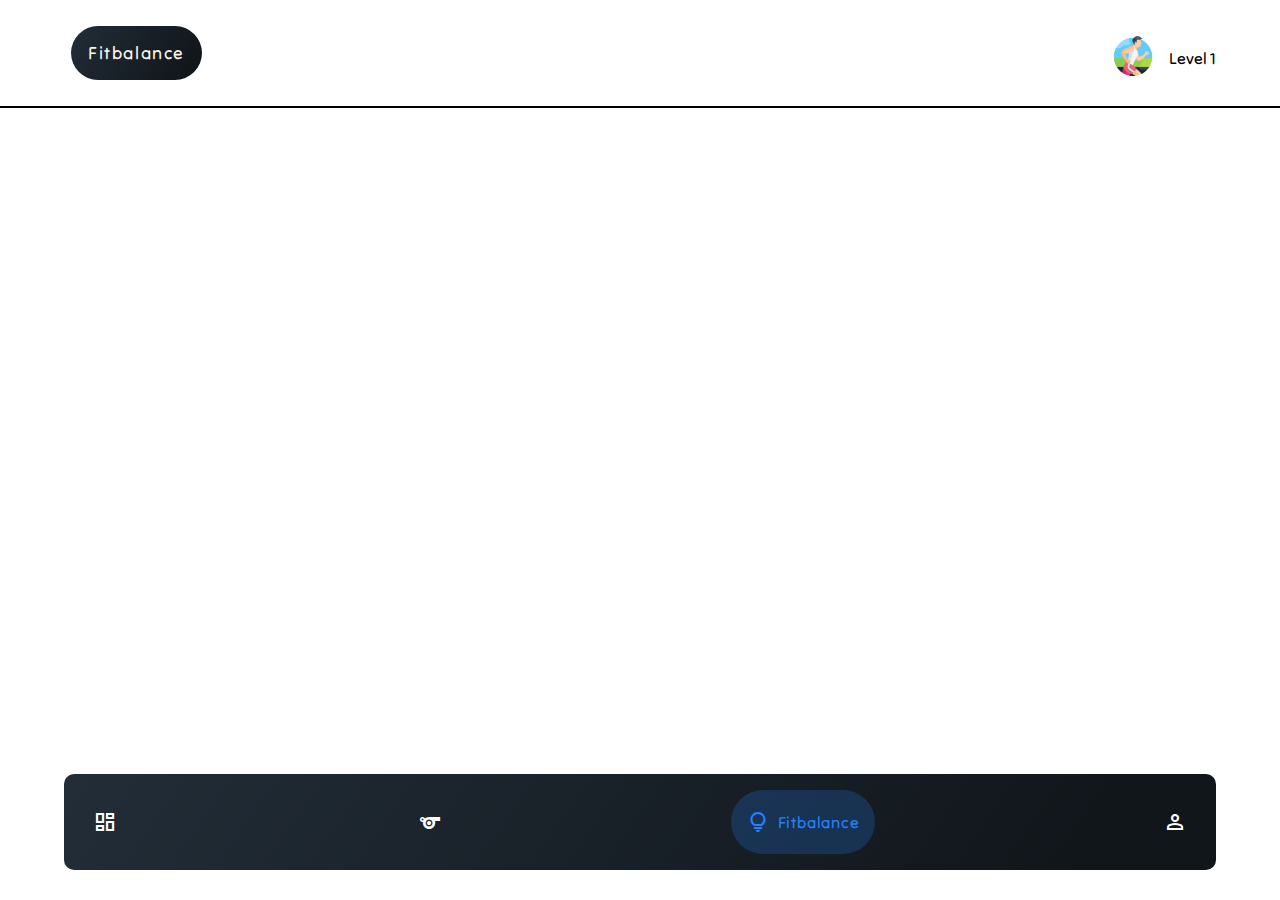
<file: project/site/pages/fitbalance.html>
<!DOCTYPE html>
<html lang="en"  class="body-fitbalance">

<head >
    <meta charset="UTF-8">
    <meta name="viewport" content="width=device-width, initial-scale=1.0">
    <title>Fitbalance</title>
    <link href="https://fonts.googleapis.com/css2?family=Material+Symbols+Outlined:opsz,wght,FILL,GRAD@20,700,1,10"
        rel="stylesheet" />
    <link rel="stylesheet" href="../style/style.css">
    <script src="../script/data.js" defer></script>
    <script src="../script/executable_fitbalance.js" defer></script>
    <script src="../script/script.js" defer></script>
    <script src="../script/path_system.js" defer></script>
</head>

<body class="body-fitbalance">
    <!-- Header (Start) -->
    <div id="header">
        <div id="header-inner">
            <div id="fitbalance-logo">
                <h3 id="fitbalance-logo-headline">Fitbalance</h3>
            </div>
            <div id="user-stats">
                <div id="user-stats-img">
                    <img src="../images/running-profile.png" alt="user-img"> <!-- profile image -->
                </div>
                <h4 id="user-stats-level-name">Level 1</h4>
            </div>
        </div>
    </div>
    <!-- Header (End) -->

    <!-- Welcome box (Start) -->
    <div id="welcome-box">
        <div id="welcome-box-overlay">
        </div>
        <div id="welcome-text">
            <p id="welcome-text-start">START today | START now</p>
            <h3>Start with <span>fitbalance</span></h3>
        </div>
    </div>
    <!-- Welcome box (End) -->

    <div>
        Lorem ipsum dolor sit amet consectetur adipisicing elit. Maxime iste vitae, tempore perspiciatis eius sequi iusto. Amet, odit consequuntur necessitatibus hic quas, cupiditate reiciendis dolorem mollitia itaque dolores aspernatur! Suscipit?
    </div>


    <!-- Navigation (Start) -->
    <div id="navigation">
        <a href="../index.html">
            <div class="nav-group">
                <span class="material-symbols-outlined">
                    dashboard
                </span>
            </div>
        </a>
        <a href="./training.html">
            <div class="nav-group">
                <span class="material-symbols-outlined">
                    sports
                </span>
            </div>
        </a>
        <div class="nav-group active">
            <span class="material-symbols-outlined">
                lightbulb
            </span>
            <p class="nav-label">Fitbalance</p>
        </div>
        <a href="./pages/training.html">
            <div class="nav-group">
                <span class="material-symbols-outlined">
                    person
                </span>
            </div>
        </a>
    </div>
    <!-- Navigation (End) -->
</body>

</html>
</file>
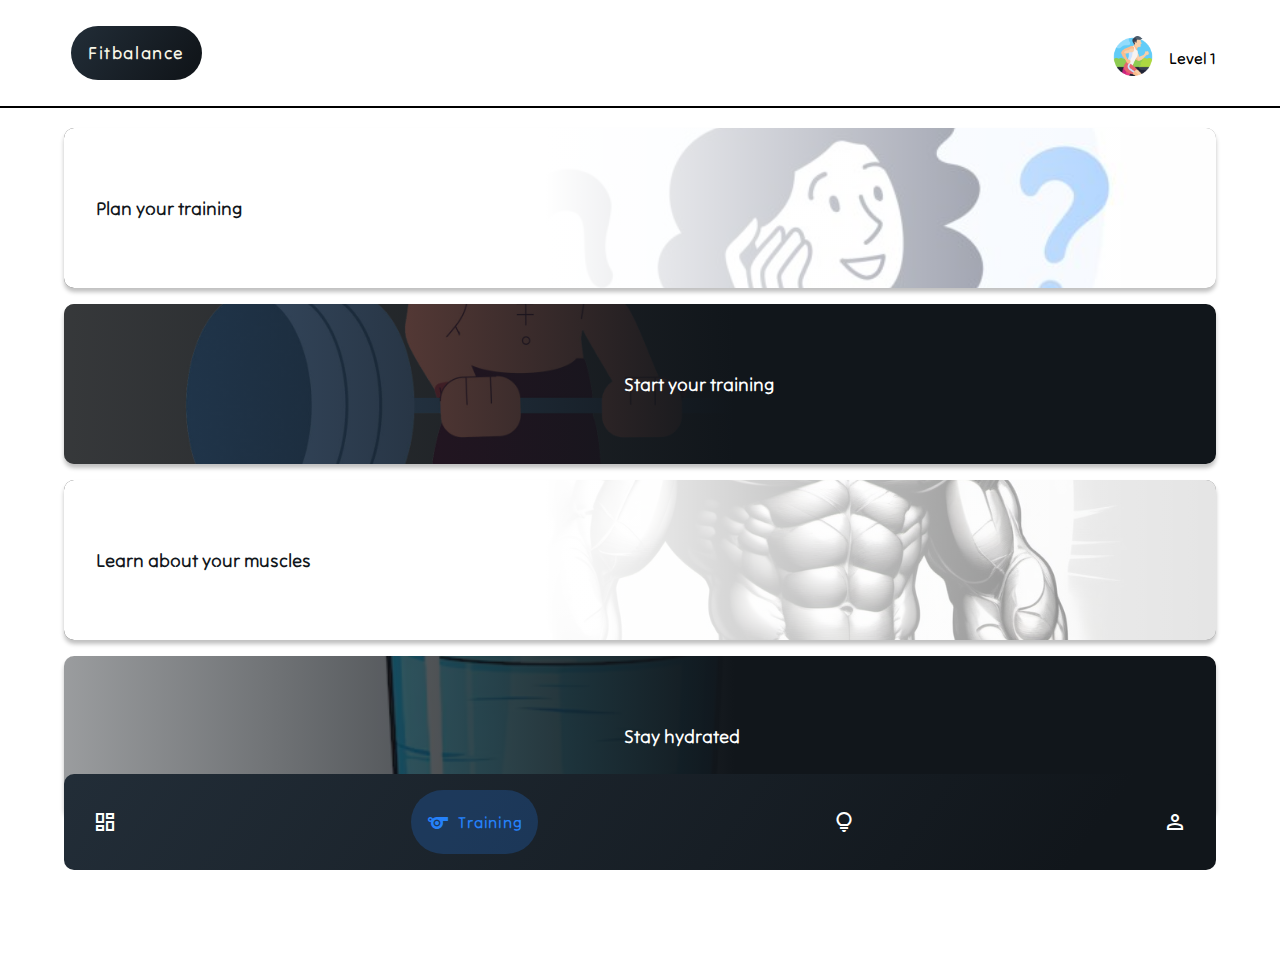
<file: project/site/pages/training.html>
<!DOCTYPE html>
<html lang="en">

<head>
    <meta charset="UTF-8">
    <meta name="viewport" content="width=device-width, initial-scale=1.0">
    <title>Start your training</title>
    <link href="https://fonts.googleapis.com/css2?family=Material+Symbols+Outlined:opsz,wght,FILL,GRAD@20,700,1,10"
        rel="stylesheet" />
    <link rel="stylesheet" href="../style/style.css">
    <script src="../script/data.js" defer></script>
    <script src="../script/executable_training.js" defer></script>
    <script src="../script/script.js" defer></script>
    <script src="../script/path_system.js" defer></script>
</head>

<body class="align-body">
    <!-- Header (Start) -->
    <div id="header">
        <div id="header-inner">
            <div id="fitbalance-logo">
                <h3 id="fitbalance-logo-headline">Fitbalance</h3>
            </div>
            <div id="user-stats">
                <div id="user-stats-img">
                    <img src="../images/running-profile.png" alt="user-img"> <!-- profile image -->
                </div>
                <h4 id="user-stats-level-name">Level 1</h4>
            </div>
        </div>
    </div>
    <!-- Header (End) -->

    <!-- Content (Start) -->
    <div id="section-flex">
    </div>
    <!-- Content (End) -->

    <!-- Navigation (Start) -->
    <div id="navigation">
        <a href="../index.html">
            <div class="nav-group">
                <span class="material-symbols-outlined">
                    dashboard
                </span>
            </div>
        </a>
        <div class="nav-group active">
            <span class="material-symbols-outlined">
                sports
            </span>
            <p class="nav-label">Training</p>
        </div>
        <a href="./pages/training.html">
            <div class="nav-group">
                <span class="material-symbols-outlined">
                    lightbulb
                </span>
            </div>
        </a>
        <a href="./pages/training.html">
            <div class="nav-group">
                <span class="material-symbols-outlined">
                    person
                </span>
            </div>
        </a>
    </div>
    <!-- Navigation (End) -->
</body>

</html>
</file>
<file: project/site/style/style.css>
/* IMPORTS */
@import url('https://fonts.googleapis.com/css2?family=Tilt+Neon&display=swap');

/* STANDARD SETTINGS */
:root {
    --darkblue-small-gradient: linear-gradient(305deg, #11161B 12.08%, #2A3845 140.98%);
    --darkblue-small-gradient-lighter: linear-gradient(308deg, #18212E 12.72%, rgba(24, 33, 46, 0.96) 44.48%, rgba(24, 33, 46, 0.88) 113.15%);
    --box-shadow: 0px 4px 4px 0px rgba(0, 0, 0, 0.25);
    --white-overlay: linear-gradient(90deg, #FFF 41.79%, rgba(153, 153, 153, 0.00) 141.79%);
    --dark-overlay: linear-gradient(-90deg, #11161B 41.79%, rgba(153, 153, 153, 0.00) 141.79%);
    --main-color: #11161B;
    --secondary-color: white;
    --margin-c-header: 13vh;
    --light-blue: #c5e5ff;
    --secondary-blue: #3617FF;
    --calendar-input-bg: linear-gradient(200deg, #11161B 12.08%, #2A3845 140.98%);
}

* {
    margin: 0;
    padding: 0;
    box-sizing: border-box;
}

html,
body {
    overflow-x: hidden;
    width: 100%;
    background-color: white;
}

body {
    scroll-behavior: smooth;
}

#calendar-html {
    overflow-y: hidden;
}

#body-calendar {
    background-color: #e2e2e6;
    overflow-y: hidden;
}

.align-body {
    display: flex;
    flex-direction: column;
    justify-content: center;
    align-items: center;
    gap: 2em;
}

img {
    width: 100%;
}

/* FONTS */
@font-face {
    font-family: 'time-font';
    src: url('../font/Nippo-Regular.otf');
}

@font-face {
    font-family: 'calendar-font';
    src: url('../font/Satoshi-Regular.otf');
}

@font-face {
    font-family: 'calendar-font-bold';
    src: url('../font/Satoshi-Bold.otf');
}

@font-face {
    font-family: 'calendar-font-black';
    src: url('../font/Satoshi-Black.otf');
}

/* FITBALANCE HEADER */
#header {
    border-bottom: 2px solid black;
    min-height: 90px;
    height: 12vh;
    width: 100vw;
    font-family: "Tilt Neon", sans-serif;
    position: fixed;
    transition: all 0.5s ease;
    display: flex;
    justify-content: center;
    align-items: center;
    top: 0;
    z-index: 10;
    background-color: white;
}

#header-inner {
    display: flex;
    flex-direction: row;
    align-items: flex-end;
    justify-content: space-between;
    transition: 0.6s ease all;
    margin: 0 5%;
    width: 100%;
}

#fitbalance-logo {
    background: var(--darkblue-small-gradient);
    color: #F8F6E7;
    display: flex;
    align-items: center;
    justify-content: center;
    letter-spacing: 0.1em;
    border-radius: 40px;
    cursor: pointer;
    padding: 1rem 1.5rem;
    font-size: 1rem;
    max-width: 90%;
    margin: 0 auto;
    text-align: center;
    box-sizing: border-box;
}

#fitbalance-logo>h3 {
    font-size: 1.1em;
}

#header a {
    text-decoration: none;
}

#user-stats {
    display: flex;
    flex-direction: row;
    justify-content: center;
    align-items: center;
    gap: 1em;
}

#user-stats-img {
    width: 2.5em;
}

/* DASHBOARD */
#dashboard-flex {
    display: flex;
    flex-direction: column;
    justify-content: center;
    align-items: center;
    width: 90vw;
    gap: 1em;
    margin-top: var(--margin-c-header);
    margin-bottom: 10em;
}

#dashboard-flex-grid>div {
    height: 40vw;
    width: 40vw;
}

.dashboard-flex-span {
    width: 100%;
    height: 35vw;
}

.dashboard-item {
    border-radius: 10px;
    box-shadow: var(--box-shadow);
    padding: 1.5em 1.5em;
}

.dashboard-flex-span:nth-child(1) {
    background: var(--darkblue-small-gradient);
}

#dashboard-flex-grid {
    display: grid;
    grid-template-columns: repeat(2, auto);
    height: 50%;
    row-gap: 1em;
    column-gap: 11%;
    justify-content: center;
}

#dashboard-flex-grid>div:nth-child(1),
#dashboard-flex-grid>div:nth-child(4),
#dashboard-flex>div:nth-child(3) {
    background-color: white;
}

#dashboard-flex-grid>div:nth-child(2),
#dashboard-flex-grid>div:nth-child(3) {
    background: var(--darkblue-small-gradient-lighter);
}
#completed-sessions-flex{
    display: flex;
    flex-direction: column;
    justify-content: center;
    gap: 2em;
}

#completed-sessions {
    width: 100%;
    display: flex;
    flex-direction: row;
    justify-content: space-between;
    align-items: center;
    color: white;
    font-family: "Tilt Neon", sans-serif;
    
}

#completed-sessions>a{
    color: white;
}

#completed-sessions-diagramm-info{
    position: relative;
    width: 100%;
    display: flex;
    flex-direction: column;
    justify-content:end;
}

#completed-sessions-diagramm{
    border: #4e33ff 2px solid;
    overflow: hidden;
    position: relative;
    width: 100%;
    height: 2vh;
    border-radius: 2em;

}

#diagramm-content{
    height: 100%;
    width: 100%;
    transform: translateX(-28.57%);
    background-color: #3617FF;
}

#completed-sessions-diagramm-info{
    color: white;
    font-family: "Tilt Neon", sans-serif;
    display: flex;
    flex-direction: column;
    gap: 0.5em;
}
#completed-sessions-chart{
    display: flex;
    flex-direction: column;
    gap: 1em;
    padding-top: 0;
}

#completed-sessions-diagramm-info>h5{
    align-self: flex-end;
}

#chart-header>h3{
    font-size: 1.5em;
    color: #3617FF;
}

#chart-header>h6{
    color: rgb(89, 89, 89);
    font-size: 0.9em;
}

#chart-header{
    font-family: "Tilt Neon", sans-serif;
    position: relative;
    top: 0;
}
#chart-out-box{
    height: 50%;
}

/* NAVIGATION */
#navigation {
    border-radius: 10px;
    background: var(--darkblue-small-gradient);
    display: flex;
    width: 90%;
    padding: 1em;
    justify-content: space-between;
    align-items: center;
    position: fixed;
    left: 50%;
    transform: translateX(-50%);
    bottom: 30px;
    z-index: 10;
    font-family: "Tilt Neon", sans-serif;
}

.nav-group {
    display: flex;
    justify-content: center;
    align-items: center;
    gap: 8px;
    flex-shrink: 0;
    cursor: pointer;
    font-weight: bolder;
    letter-spacing: 0.05em;
    color: white;
}

.active {
    color: #2581FA;
    background: rgba(38, 132, 255, 0.218);
    border-radius: 40px;
    padding: 20px 15px;
}

#navigation a {
    text-decoration: none;
    padding: 0.8em;
    display: flex;
    align-items: center;
    justify-content: center;
}

/* SECTIONS */
#section-flex {
    display: flex;
    flex-direction: column;
    justify-content: center;
    align-items: center;
    width: 90vw;
    gap: 1em;
    margin-bottom: 10em;
    margin-top: 8em;
    font-family: "Tilt Neon", sans-serif;
}

#section-flex>a {
    text-decoration: none;
    width: 100%;

}

.section-box {
    width: 100%;
    background-attachment: fixed;
    background-size: 400px;
    background-repeat: no-repeat;
    height: 10em;
    background-color: gray;
    border-radius: 10px;
    box-shadow: var(--box-shadow);
    position: relative;
    overflow: hidden;
    transition: 500ms ease transform;
}

.section-overlay {
    position: absolute;
    top: 0;
    width: 100%;
    height: 100%;
    border-radius: 10px;
    z-index: 2;
}

.white-overlay {
    background: var(--white-overlay);
}

.darkblue-overlay {
    background: var(--dark-overlay);
}

.section-box>img {
    position: absolute;
    transform: translateY(-50%);
    top: 50%;
    z-index: 1;
}

#section-1>img,
#section-3>img {
    right: 0;
    width: 70%;
}

#section-2>img,
#section-4>img {
    left: 0;
    width: 85%;
}

.section-label-box {
    width: 100%;
    height: 100%;
    display: flex;
    align-items: center;
    justify-content: center;
}

.section-label-box>h3 {
    z-index: 5;
    width: 50%;
}

.section-label-left {
    color: var(--main-color);
    justify-content: flex-start;
    padding-left: 2em;
}

.section-label-right {
    color: var(--secondary-color);
    justify-content: flex-end;
    padding-right: 2em;
}

.section-box:hover {
    transform: scale(1.05);
}

/* PLAN YOUR TRAINING */
#calendar-flex {
    display: flex;
    flex-direction: column;
    justify-content: center;
    align-items: center;
    margin-top: calc(var(--margin-c-header) + 1em);
    gap: 2em;
    font-family: "Tilt Neon", sans-serif;
    overflow-y: hidden;
}

#calendar-flex-select {
    display: flex;
    flex-direction: row;
    gap: 1em;
    justify-content: flex-start;
    align-items: center;
    width: 90%;
}

.calendar-select-btn {
    border: var(--main-color) 2px solid;
    padding: 0.9rem;
    border-radius: 0.5em;
    transition: all 0.5s ease;
    cursor: pointer;
    letter-spacing: 0.1em;
    font-size: 0.9em;
}

.calendar-text-flex {
    display: flex;
    flex-direction: row;
    gap: 1em;
    justify-content: center;
    align-items: center;
}

.calendar-text-flex>i {
    font-size: 1.1rem;
}

.calendar-select-btn:hover {
    background: var(--darkblue-small-gradient-lighter);
    color: white;
}

.calendar-select-btn-active {
    background: var(--darkblue-small-gradient-lighter);
    color: var(--secondary-color);
}

#calendar-date-information {
    width: 90%;
}

.span {
    width: 100%;
}

#calendar-weekday {
    text-align: left;
}

.calendar-date-info {
    color: var(--main-color);
}

#calendar-time {
    display: flex;
    flex-direction: row;
    gap: 2em;
    justify-content: center;
    align-items: center;
}

#calendar-time-msz {
    font-family: 'time-font';
    border-right: 1px solid black;
    padding-right: 3em;
}

#calendar-time-msz>h4:nth-child(1) {
    font-family: "Tilt Neon", sans-serif;
    font-size: 1rem;
}

#calendar-time-msz>h4 {
    font-size: 7vh;
}

#calendar-time-msz>h4:nth-child(3) {
    text-transform: uppercase;
}

#calendar-time-now-msz {
    font-family: 'time-font';
    display: flex;
    flex-direction: column;
    justify-content: center;
}

#calendar-time-now-msz>h4:nth-child(1) {
    font-size: 3em;
}

#training-sessions-flex {
    width: 100%;
    min-height: 100vh;
    background-color: var(--secondary-color);
    border-radius: 3em 3em 0 0;
    display: flex;
    flex-direction: column;
    padding: 1.4em 0 0 0;
    justify-content: flex-start;
    align-items: center;
    gap: 3em;
    transition: all 0.5s ease;
    overflow-y: visible;
}

#training-sessions {
    width: 100%;
    display: flex;
    justify-content: flex-start;
    align-items: center;
    flex-direction: column;
}

#trainings-today-header {
    width: 80%;
    display: flex;
    flex-direction: row;
    justify-content: space-between;
    align-items: center;
    position: relative;
    top: 1%;
}

#trainings-today {
    width: 100%;
    overflow: scroll;
    height: 40vh;
}

#trainings-today-header-headline {
    font-size: 1rem;
}

#add-session {
    background: var(--darkblue-small-gradient);
    color: white;
    padding: 0.5rem 0.7rem;
    border-radius: 50%;
    box-shadow: 0 0 0 3px rgb(89, 89, 89);
    transition: transform 500ms ease;
}

#trainings-today-listed {
    width: 100%;
    display: flex;
    flex-direction: column;
    gap: 1em;
    align-items: center;
    height: auto;
}

#trainings-today-listed::-webkit-scrollbar {
    display: none;
}

#calendar-input-field {
    display: none;
    justify-content: center;
    align-items: center;
}

.training-session {
    width: 97%;
    border-radius: 1em;
    padding: 1rem 1.5rem;
    color: var(--main-color);
    display: flex;
    flex-direction: column;
    justify-content: center;
    align-items: center;
    gap: 1em;
    cursor: pointer;
}

.session-header {
    display: flex;
    flex-direction: row;
    justify-content: space-between;
    align-items: center;
    width: 100%;
}

.session-header>h2 {
    font-size: 1.7rem;
    width: 70%;
    text-transform: capitalize;
    font-family: 'calendar-font-black';
    font-weight: lighter;
}

.training-session:nth-child(1) {
    background: #bec4ff;
}

.training-session:nth-child(2) {
    background: #4fe0fe;
}

.unit-icon {
    font-size: 1.5em;
    border: var(--main-color) 1px solid;
    color: var(--main-color);
    padding: 0.5em 0.7em;
    border-radius: 50%;
    width: 2em;
    height: 2em;
    display: flex;
    justify-content: center;
    align-items: center;
}

.time-settings {
    display: flex;
    flex-direction: row;
    width: 100%;
    justify-content: space-between;
    align-items: center;
    font-family: 'calendar-font';
}

.time-start-and-end {
    font-size: 1.6rem;
}

.duration {
    background-color: gray;
    padding: 0.8em 1em;
    border-radius: 3em;
    font-size: 1.3em;
}

#calendar-input-field {
    display: none;
    flex-direction: column;
    gap: 1em;
    font-family: 'calendar-font';
    padding-bottom: 2em;
    width: 90%;
    margin-top: -10%;
}

.calendar-input {
    display: flex;
    flex-direction: column;
    justify-content: flex-start;
    align-items: center;
    gap: 5em;
    width: 100%;
}

.swipe-category {
    display: flex;
    justify-content: center;
    align-items: center;
    font-size: 1.5em;
    padding: 1em;
    height: 1em;
    width: 1em;
    border: 3px solid white;
    border-radius: 50%;
    cursor: pointer;
    transition: transform 0.2s linear, opacity 0.3s ease, box-shadow 0.6s ease-out;
}

#swipe-category-left {
    opacity: 0.5;
}

.valid-button:hover {
    box-shadow: 0 0 0 5px #828dea;
}

#swipe-category-left.valid-button:hover {
    transform: translateX(-10px);
}

#swipe-category-right.valid-button:hover {
    transform: translateX(10px);
}

.calendar-input-describtion {
    font-size: 1.4em;
}

#training-categories {
    display: flex;
    overflow: hidden;
    justify-content: center;
    align-items: center;
    padding: 0.5rem;
    width: 40vw;
    height: 25vh;
}

.category {
    box-shadow: 0 0 0 5px rgba(135, 155, 255, 0.294);
    text-align: center;
    display: flex;
    align-items: center;
    flex-direction: column;
    justify-content: center;
    padding: 4rem 1rem;
    width: 90%;
    height: 100%;
    gap: 1rem;
    text-transform: capitalize;
    border-radius: 1em;
}

#input-category {
    display: flex;
    flex-direction: row;
    gap: 1em;
    align-items: center;
    justify-content: center;
}

.category-icon {
    width: 2.5em;
    height: 2.5em;
    color: white;
    padding: 1em;
    display: flex;
    align-items: center;
    justify-content: center;
    background-color: #828dea;
    border-radius: 50%;
}

.calendar-input-element {
    transition: opacity 0.5s ease;
    margin-top: 3rem;
    height: 30vh;
    width: 100%;
    display: flex;
    flex-direction: column;
    gap: 4em;
    justify-content: center;
    align-items: center;
}

.change-time-module {
    background-color: gray;
    box-shadow: 4px 2px 100px rgba(128, 128, 128, 0.13);
    padding: 0 1em;
    border-radius: 0.2em;
    cursor: pointer;
}

#calendar-input-1 {
    display: none;
    opacity: 0;
}

#calendar-input-3 {
    display: none;
    opacity: 0;
}

#calendar-input-4 {
    display: none;
    opacity: 0;
    width: 100%;
}

#time-select-flex {
    display: flex;
    flex-direction: row;
    gap: 1em;
    justify-content: center;
    align-items: center;
    font-size: 2em;
}

.time-flex-col {
    display: flex;
    flex-direction: column;
    justify-content: center;
    align-items: center;
    gap: 1em;
}

#next-input-step {
    background-color: rgb(28, 66, 136);
    padding: 0.4em 1em;
    font-family: "Tilt Neon", sans-serif;
    letter-spacing: 1px;
    border-radius: 0.5em;
    font-size: 1.3em;
    cursor: pointer;
}

#summary {
    width: 100%;
}

#summary>.training-session {
    width: 100%;
}

#month-switch {
    display: grid;
    grid-template-columns: repeat(3, auto);
    gap: 1em;
    justify-content: center;
    width: 100vw;
    align-items: center;
}

.month-label {
    font-size: 1em;
    text-transform: uppercase;
    font-family: 'calendar-font-bold';
    font-size: 1.6em;
    display: flex;
    justify-content: flex-end;
    align-items: center;

}

#month-switch>div {
    position: relative;
    padding: 1em 0;
    width: 33vw;
    display: flex;
    justify-content: center;
    align-items: center;
}

#month-switch>div>h3 {
    transition: all 0.5s ease;
    z-index: -1;
}

.month-overlay {
    position: absolute;
    left: 0;
    top: 0;
    width: 100%;
    height: 100%;
    background-color: rgba(255, 255, 255, 0.775);
    display: flex;
    align-items: center;
}

#month-before>.month-overlay>span {
    position: absolute;
    right: -10%;
    padding: 1em 0em 1em 1em;
}

#month-after>.month-overlay>span {
    position: absolute;
    left: -10%;
    padding: 1em 1em 1em 0;
}

#trainings-calendar {
    display: none;
    flex-direction: column;
    justify-content: center;
    align-items: center;
}

#trainings-month-listed {
    width: 100%;
    display: flex;
    flex-direction: column;
    gap: 1em;
    justify-content: flex-start;
    align-items: center;
    margin-top: 2em;
}

.month-session {
    width: 97%;
    display: flex;
    flex-direction: row;
    gap: 1em;
    justify-content: space-between;
    align-items: center;
    background-color: #2581FA;
    border-radius: 1em;
    padding: 1em 4em;
}

.month-session-weekday {
    font-family: "Tilt Neon", sans-serif;

}

.month-session-month,
.month-session-day-of-month {
    font-family: 'calendar-font-bold';
    font-weight: lighter;
    font-size: 3rem;
}

.month-session-month {
    margin-top: -0.3em;
}

.month-session-date {
    display: flex;
    flex-direction: column;
    gap: 0.2em;
}

.month-session-date-information {
    display: flex;
    flex-direction: column;
    justify-content: center;
    align-items: flex-start;
}

.month-session-category-name {
    text-transform: capitalize;
}

.month-session-category {
    display: flex;
    flex-direction: column;
    justify-content: center;
    align-items: center;
    gap: 1em;
}

#trainings-month-listed-outside {
    overflow: scroll;
    width: 100%;
    display: flex;
    justify-content: flex-start;
    align-items: center;
    flex-direction: column;
}

#trainings-month {
    width: 100%;
    overflow: scroll;
    height: 70vh;
    transition: all 400ms ease;
}


/* UI VERSE Code */
.radio-input {
    display: flex;
    flex-direction: row;
    justify-content: center;
    align-items: center;
    gap: 50%;
}


.radio-input label {
    display: flex;
    align-items: center;
    gap: 15px;
    cursor: pointer;
    position: relative;
}

.radio-input label::before {
    position: absolute;
    content: "";
    top: 50%;
    left: 50%;
    transform: translate(-50%, -50%);
    width: 120px;
    height: 45px;
    z-index: -1;
    transition: all 0.3s cubic-bezier(0.68, -0.55, 0.265, 1.55);
    border-radius: 10px;
    border: 2px solid transparent;
}

.radio-input label:hover::before {
    transition: all 0.2s ease;
    background-color: #2a2e3c;
}

.radio-input .label:has(input:checked)::before {
    background-color: #2d3750;
    border-color: #435dd8;
    height: 50px;
}

.radio-input .label .text {
    color: #fff;
}

.radio-input .label input[type="radio"] {
    background-color: #202030;
    appearance: none;
    width: 17px;
    height: 17px;
    border-radius: 50%;
    display: flex;
    justify-content: center;
    align-items: center;
}

.radio-input .label input[type="radio"]:checked {
    background-color: #435dd8;
    -webkit-animation: puls 0.7s forwards;
    animation: pulse 0.7s forwards;
}

.radio-input .label input[type="radio"]:before {
    content: "";
    width: 6px;
    height: 6px;
    border-radius: 50%;
    transition: all 0.1s cubic-bezier(0.165, 0.84, 0.44, 1);
    background-color: #fff;
    transform: scale(0);
}

.radio-input .label input[type="radio"]:checked::before {
    transform: scale(1);
}

@keyframes pulse {
    0% {
        box-shadow: 0 0 0 0 rgba(255, 255, 255, 0.4);
    }

    70% {
        box-shadow: 0 0 0 8px rgba(255, 255, 255, 0);
    }

    100% {
        box-shadow: 0 0 0 0 rgba(255, 255, 255, 0);
    }
}

/* UI VERSE Code end */
#input-date {
    display: flex;
    flex-direction: row;
    gap: 1em;
    justify-content: center;
    align-items: center;
}

.date-input {
    background-color: transparent;
    outline: none;
    border: 2px solid #435dd8;
    border-radius: 10px;
    padding: 0.5em;
    color: white;
    text-align: center;
    font-size: 1.5rem;
    font-family: 'calendar-font';
}

/* TRACK YOUR TRAINING */
#selection-flex {
    display: flex;
    flex-direction: column;
    gap: 5vh;
    justify-content: center;
    align-items: center;
    margin-top: calc(var(--margin-c-header) + 2em);
    font-family: "Tilt Neon", sans-serif;
    font-size: 0.7rem;
    width: 100%;
}

#selection-flex-inner {
    width: 90%;
    display: flex;
    flex-direction: row;
    gap: 1em;

}

.span-blue {
    color: #3617FF;
    font-size: 1.2rem;
    font-style: italic;
}

#possible-sessions {
    display: flex;
    flex-direction: column;
    gap: 1em;
    justify-content: center;
    align-items: center;
    width: 100%;
}

.possible-session {
    width: 90%;
    border-radius: 1em;
    padding: 1rem 1.5rem;
    color: var(--main-color);
    display: flex;
    flex-direction: column;
    gap: 1em;
    position: relative;
    border: var(--main-color) 2px solid;
    overflow: hidden;
}

.possible-session>.session-header {
    width: auto;
}

.possible-session>.time-settings {
    width: auto;
    display: none;
}

.possible-overlay {
    background-color: white;
    position: absolute;
    width: 100%;
    height: 100%;
    top: 0;
    transition: left 0.5s ease, right 0.5s ease;
    display: flex;
    align-items: center;
    justify-content: center;
}

.possible-overlay-right {
    right: -100%;
}

.possible-overlay-left {
    left: -100%;
}

.seperation-line {
    border: 2px solid var(--main-color);
    width: 90%;
    margin: 1em 0;
    border-radius: 1em;
}

.possible-session:hover .possible-overlay-left {
    left: 0;
}

.possible-session:hover .possible-overlay-right {
    right: 0;
}

.possible-session-name {
    font-size: 1.4em;
    text-transform: capitalize;
    text-align: center;
}

.click-hint {
    font-size: 0.7em;
}

#session-selected {
    position: fixed;
    top: 0;
    width: 100vw;
    height: 100vh;
    transition: transform 0.5s ease;
    transform: translateX(100%);
    background: url();
    background-position: center;
    background-size: cover;
    background-repeat: no-repeat;
    z-index: 101;
}

#session-selected-overlay {
    width: 100%;
    height: 100%;
    background: linear-gradient(to bottom, rgba(0, 0, 0, 0.144) 20%, rgba(0, 0, 0, 0.8) 80%, rgba(0, 0, 0, 0.9));
}

#session-selected-information {
    width: 100%;
    display: flex;
    flex-direction: column;
    align-items: flex-start;
    position: absolute;
    bottom: 10vh;
    gap: 1em;
    left: 0;
    z-index: 5;
    color: white;
    padding: 2em;
    font-family: 'calendar-font';
}

#session-selected-name {
    text-transform: capitalize;
    font-size: 3rem;
}

#session-selected-duration {
    display: flex;
    justify-content: center;
    align-items: center;
    flex-direction: row;
    border-radius: 30px;
    gap: 0.5em;
    background-color: rgba(131, 131, 131, 0.208);
    padding: 1em 1.5em;
    backdrop-filter: blur(100px);
    font-size: 0.8em;
}

#session-selected-start {
    background-color: #3617FF;
    width: 100%;
    padding: 0.7em;
    text-align: center;
    border-radius: 30px;
    font-family: "Tilt Neon", sans-serif;
    font-size: 1.3em;
}

#session-selected-close {
    position: absolute;
    top: 3%;
    left: 9%;
    color: white;
    font-size: 2em;
}
</file>
